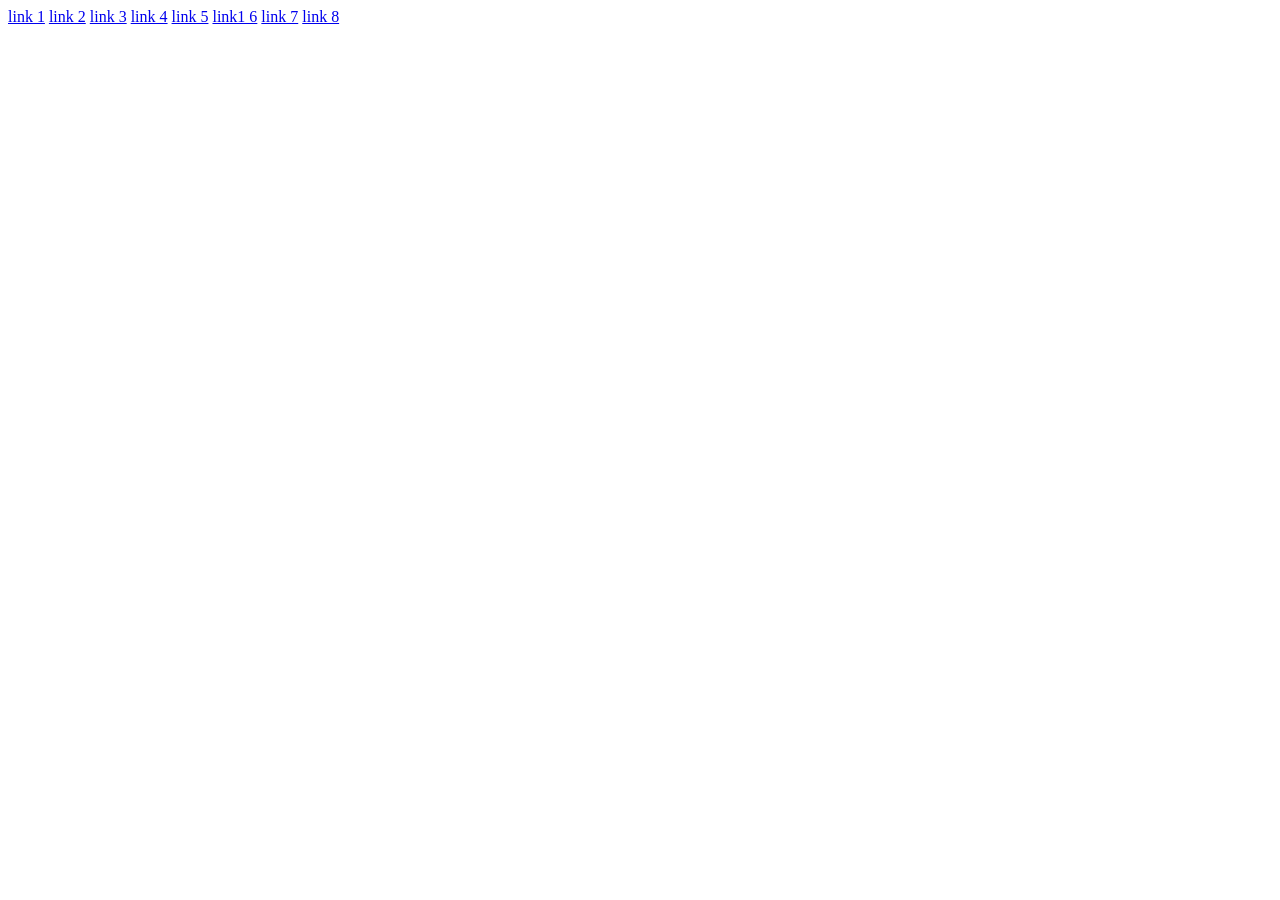
<file: index.html>
<!doctype html>
<html lang="en">
    <head>
        <meta charset="UTF-8" />
        <meta name="viewport" content="width=device-width, initial-scale=1.0" />
        <title>Document</title>
    </head>
    <body>
        <a href="opretron">link 1</a>
        <a href="rockstar">link 2</a>
        <a href="instaui">link 3</a>
        <a href="mannsalesco">link 4</a>
        <a href="opretron">link 5</a>
        <a href="coolsite">link1 6</a>
        <a href="responsive">link 7</a>
        <a href="boulevard">link 8</a>
    </body>
</html>
</file>
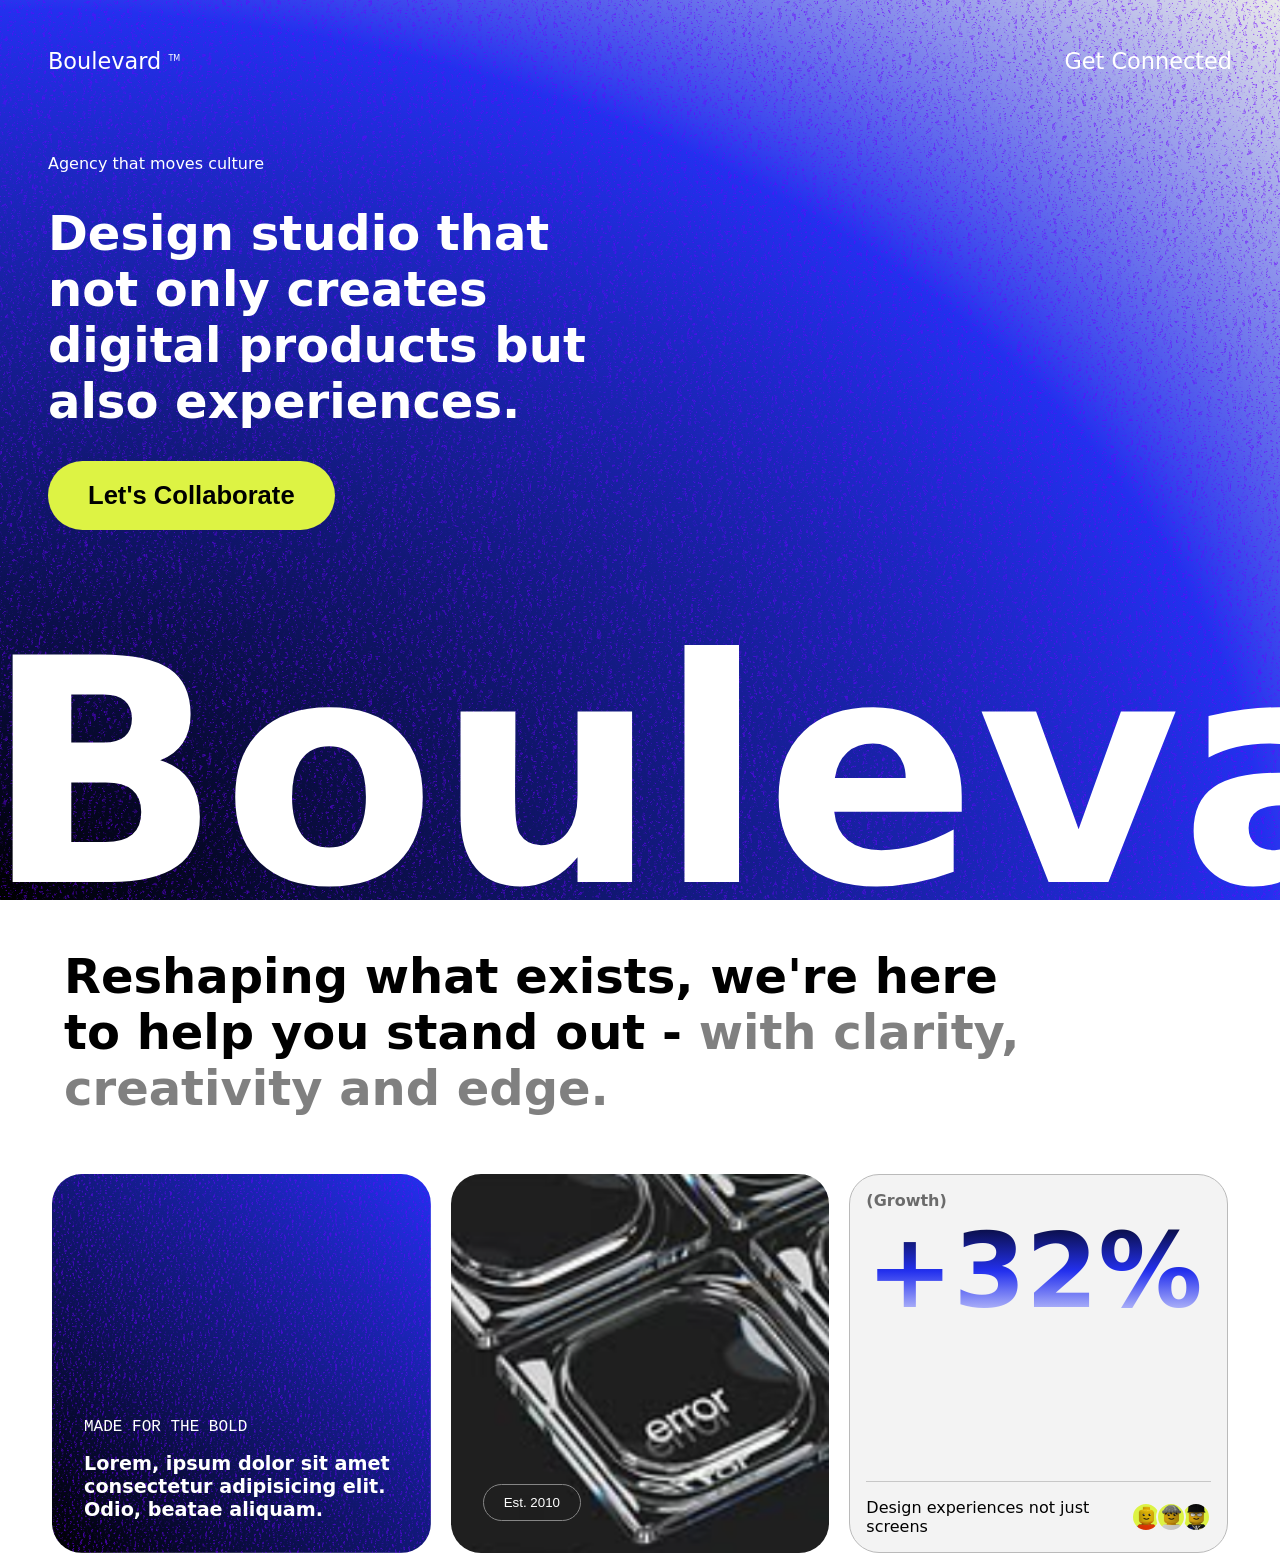
<file: boulevard/index.html>
<!doctype html>
<html lang="en">
    <head>
        <meta charset="UTF-8" />
        <meta name="viewport" content="width=device-width, initial-scale=1.0" />
        <title>Boulevard</title>
        <link rel="stylesheet" href="style.css" />
    </head>
    <body>
        <div class="hero">
            <nav>
                <div class="logo">Boulevard <sup>TM</sup></div>
                <div class="connect">Get Connected</div>
            </nav>

            <div class="hero-content">
                <div>
                    <p>Agency that moves culture</p>
                </div>

                <div>
                    <h1>
                        Design studio that not only creates digital products but
                        also experiences.
                    </h1>
                </div>
                <button>Let's Collaborate</button>
            </div>

            <div class="hero-bottom-text">Boulevard</div>
        </div>

        <div class="reshaping">
            <div>
                <h1>
                    Reshaping what exists, we're here to help you stand out -
                    <span>with clarity, creativity and edge.</span>
                </h1>
            </div>

            <div class="reshaping-divs">
                <div class="divss first">
                    <div class="bottom">
                        <div class="bold">
                            <p>MADE FOR THE BOLD</p>
                        </div>
                        <div class="non-bold">
                            <p>
                                Lorem, ipsum dolor sit amet consectetur
                                adipisicing elit. Odio, beatae aliquam.
                            </p>
                        </div>
                    </div>
                </div>
                <div class="divss second">
                    <button>Est. 2010</button>
                </div>
                <div class="divss third">
                    <div class="growth">
                        <div class="txt">(Growth)</div>
                        <div class="nums">+32%</div>
                    </div>
                    <div class="screens">
                        <div class="txt">
                            Design experiences not just screens
                        </div>
                        <div class="pfps">
                            <div class="users pfp-users1"></div>
                            <div class="users pfp-users2"></div>
                            <div class="users pfp-users3"></div>
                        </div>
                    </div>
                </div>
            </div>
        </div>
    </body>
</html>
</file>
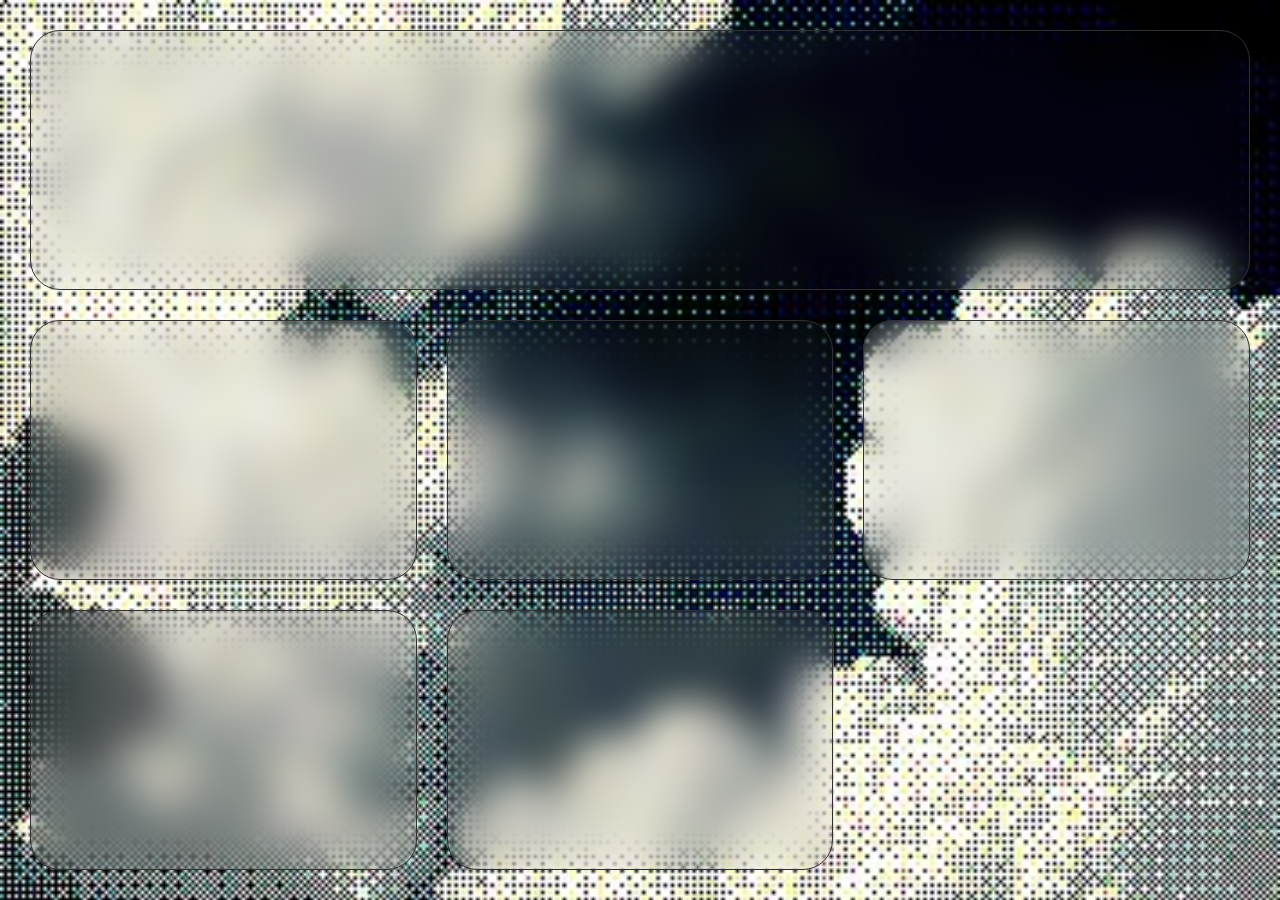
<file: grid/index.html>
<!doctype html>
<html lang="en">
    <head>
        <meta charset="UTF-8" />
        <meta name="viewport" content="width=device-width, initial-scale=1.0" />
        <title>Grid</title>
        <link rel="stylesheet" href="style.css" />
    </head>
    <body>
        <div class="grid">
            <div class="box box01"></div>
            <div class="box"></div>
            <div class="box"></div>
            <div class="box"></div>
            <div class="box"></div>
            <div class="box"></div>
        </div>
    </body>
</html>
</file>
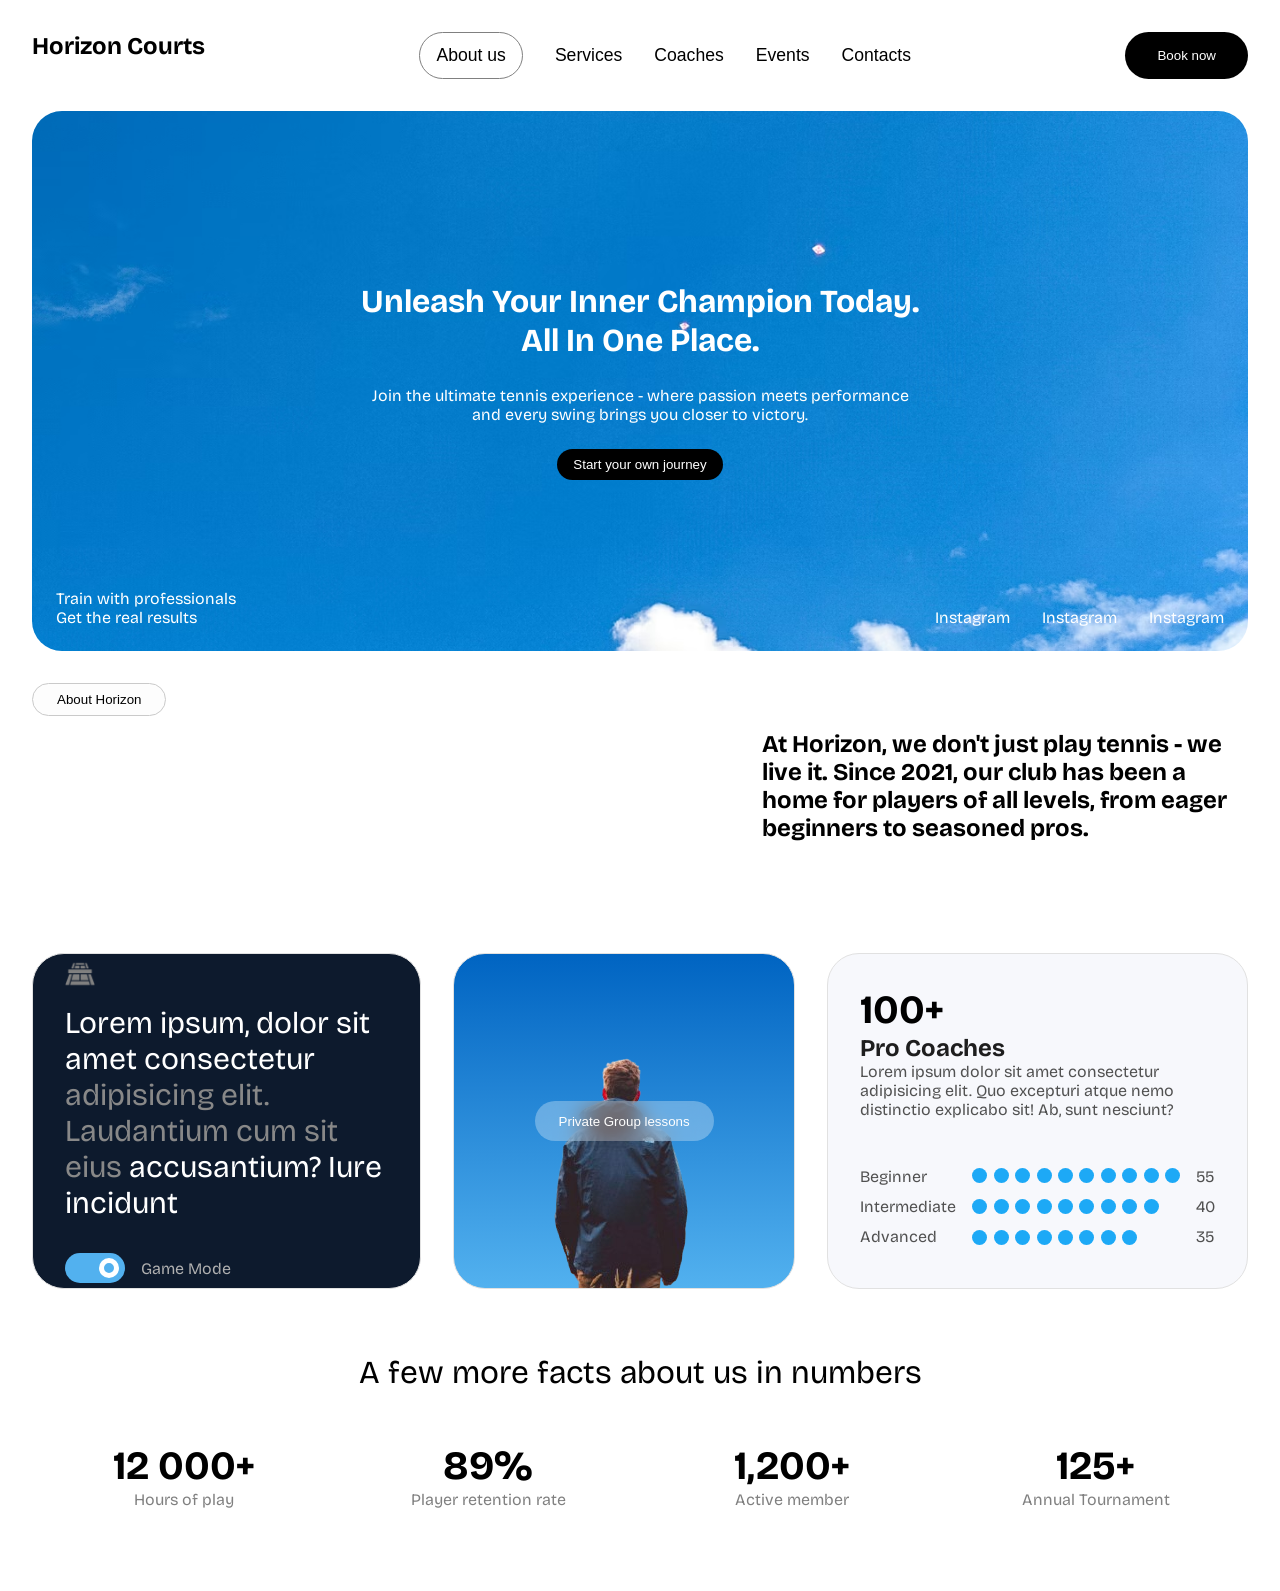
<file: horizon/index.html>
<!doctype html>
<html lang="en">
    <head>
        <meta charset="UTF-8" />
        <meta name="viewport" content="width=device-width, initial-scale=1.0" />
        <link rel="stylesheet" href="style.css" />
        <title>Document</title>
    </head>
    <body>
        <nav>
            <div class="logo">
                <h1>Horizon Courts</h1>
            </div>
            <div class="links">
                <button>About us</button>
                <button>Services</button>
                <button>Coaches</button>
                <button>Events</button>
                <button>Contacts</button>
            </div>
            <div>
                <button class="book">Book now</button>
            </div>
        </nav>

        <div class="hero">
            <div class="hero-c">
                <div class="unleash">
                    <h1>
                        <span>Unleash Your Inner Champion Today.</span>
                        <span>All In One Place.</span>
                    </h1>
                    <p>
                        <span
                            >Join the ultimate tennis experience - where passion
                            meets performance</span
                        >
                        <span
                            >and every swing brings you closer to victory.</span
                        >
                    </p>
                    <button>Start your own journey</button>
                </div>

                <div class="train">
                    <div class="t">
                        <span>Train with professionals</span>
                        <span>Get the real results</span>
                    </div>
                    <div>
                        <div></div>
                        <div></div>
                        <div></div>
                    </div>
                </div>
                <div class="socials">
                    <p>Instagram</p>
                    <p>Instagram</p>
                    <p>Instagram</p>
                </div>
            </div>
        </div>

        <div class="about">
            <button>About Horizon</button>
            <div class="about-t">
                <h2>
                    <span
                        >At Horizon, we don't just play tennis - we live it.
                        Since 2021,</span
                    >
                    <span
                        >our club has been a home for players of all levels,
                        from eager</span
                    >
                    <span>beginners to seasoned pros.</span>
                </h2>
            </div>
        </div>

        <div class="facts">
            <div class="game-mode">
                <img src="./court.png" alt="" />
                <p>
                    Lorem ipsum, dolor sit amet consectetur
                    <span>adipisicing elit. Laudantium cum sit eius</span>
                    accusantium? Iure incidunt
                </p>
                <div class="lower">
                    <div class="btn">
                        <div class="inner"></div>
                    </div>
                    <p>Game Mode</p>
                </div>
            </div>
            <div class="group-lessons">
                <img src="./image-removebg-preview(1).png" alt="" />
                <button>Private Group lessons</button>
            </div>
            <div class="pro-coaches">
                <div class="number">
                    <h1>100+</h1>
                    <h2>Pro Coaches</h2>
                    <p>
                        Lorem ipsum dolor sit amet consectetur adipisicing elit.
                        Quo excepturi atque nemo distinctio explicabo sit! Ab,
                        sunt nesciunt?
                    </p>
                    <div class="stat">
                        <div class="tag">
                            <p>Beginner</p>
                            <p>Intermediate</p>
                            <p>Advanced</p>
                        </div>
                        <div class="circ">
                            <div class="c">
                                <div></div>
                                <div></div>
                                <div></div>
                                <div></div>
                                <div></div>
                                <div></div>
                                <div></div>
                                <div></div>
                                <div></div>
                                <div></div>
                            </div>
                            <div class="c">
                                <div></div>
                                <div></div>
                                <div></div>
                                <div></div>
                                <div></div>
                                <div></div>
                                <div></div>
                                <div></div>
                                <div></div>
                            </div>
                            <div class="c">
                                <div></div>
                                <div></div>
                                <div></div>
                                <div></div>
                                <div></div>
                                <div></div>
                                <div></div>
                                <div></div>
                            </div>
                        </div>
                        <div class="nums">
                            <p>55</p>
                            <p>40</p>
                            <p>35</p>
                        </div>
                    </div>
                </div>
            </div>
        </div>
        <div class="more-facts">
            <div class="more">
                <div class="pp">A few more facts about us in numbers</div>
                <div class="more-div">
                    <div class="in-more">
                        <h1>12 000+</h1>
                        <p>Hours of play</p>
                    </div>
                    <div class="in-more">
                        <h1>89%</h1>
                        <p>Player retention rate</p>
                    </div>
                    <div class="in-more">
                        <h1>1,200+</h1>
                        <p>Active member</p>
                    </div>
                    <div class="in-more">
                        <h1>125+</h1>
                        <p>Annual Tournament</p>
                    </div>
                </div>
            </div>
        </div>
    </body>
</html>
</file>
<file: boulevard/style.css>
* {
    margin: 0;
    padding: 0;
    box-sizing: border-box;
}

html,
body {
    width: 100%;
    height: 100%;
    font-family:
        system-ui,
        -apple-system,
        BlinkMacSystemFont,
        "Segoe UI",
        Roboto,
        Oxygen,
        Ubuntu,
        Cantarell,
        "Open Sans",
        "Helvetica Neue",
        sans-serif;
}

.hero {
    padding: 1rem;
    background:
        url("./nnnoise2.svg"),
        radial-gradient(
            ellipse at bottom left,
            black,
            #2330ee 70%,
            rgb(233, 233, 233)
        );
    background-repeat: repeat;
    background-position: center;

    height: 100vh;
    width: 100vw;
    color: white;
    position: relative;
}

.hero button {
    background-color: #ddf344;
    border: none;
    padding: 10px 20px;
    border-radius: 50px;
}

.hero-content {
    display: flex;
    flex-direction: column;
    align-items: start;
    gap: 1rem;
    margin-top: 10rem;
}

nav {
    display: flex;
    justify-content: space-between;
}

sup {
    font-size: 0.5rem;
}
.hero-bottom-text {
    font-size: 5rem;
    position: absolute;
    font-weight: 600;
    bottom: 0;
    margin: -1rem;
}

.reshaping {
    /* min-height: 100vh; */
    margin: 3rem 1rem 1rem 1rem;
}

.reshaping div h1 span {
    color: grey;
}

.reshaping div h1 {
    font-size: 2.1rem;
}

.reshaping-divs {
    display: flex;
    justify-content: center;
    align-items: center;
    flex-direction: column;
}

.reshaping-divs .divss {
    width: calc(100vw - 1rem);
    height: calc(100vw - 1rem);
    margin: 10px;
    border-radius: 30px;
    /* background-color: red; */
}

.first {
    background:
        url("./nnnoise2.svg"), linear-gradient(to bottom left, #2330ee, black);
    background-repeat: repeat;
    background-size: cover;
    background-position: center;
    color: white;
    position: relative;
}

.first .bold {
    font-family: "Courier New", Courier, monospace;
}
.first .non-bold {
    font-weight: bold;
    font-size: 1.2rem;
}

.first .bottom {
    position: absolute;
    bottom: 0;
    margin: 2rem;
    display: flex;
    flex-direction: column;
    gap: 1rem;
}

.second {
    background: url(./second.png);
    background-repeat: no-repeat;
    background-size: cover;

    position: relative;
}

.second button {
    position: absolute;
    bottom: 0;
    margin: 2rem;
    background-color: transparent;
    border: 1px solid rgb(133, 133, 133);
    border-radius: 50px;
    color: white;
    padding: 10px 20px;
}

.third {
    display: flex;
    flex-direction: column;
    background-color: rgb(243, 243, 243);
    border: 1px solid rgb(186, 186, 186);
    padding: 1rem;

    display: flex;
    flex-direction: column;
    justify-content: space-between;

    .growth {
        font-weight: bold;
        color: rgb(107, 107, 107);
        .nums {
            font-size: 6.5rem;
            background: -webkit-linear-gradient(black, #2330ee, white);
            -webkit-background-clip: text;
            -webkit-text-fill-color: transparent;
        }
    }
}

.screens {
    border-top: 1px solid rgb(199, 199, 199);
    display: flex;
    flex-direction: row;
    justify-content: space-between;
    padding-top: 1rem;
    gap: 25px;
    align-items: center;
}

.pfps {
    display: grid;
    grid-template-areas: "overlap";
    margin-right: 25px;
}

.users {
    width: 30px;
    height: 30px;

    grid-area: overlap;
    /* background-color: ; */
    border-radius: 50px;
    border: 2px solid rgb(243, 243, 243);
}

.pfp-users1 {
    transform: translateX(-25px);
    background: url(./user1.png), #ddf344;
    background-size: contain;
    background-repeat: no-repeat;
    background-position: center;
}

.pfp-users2 {
    z-index: 1;
    background: url(./user2.png), #ddf344;
    background-size: contain;
    background-repeat: no-repeat;
    background-position: center;
}

.pfp-users3 {
    transform: translateX(25px);
    background: url(./user3.png), #ddf344;
    background-size: contain;
    background-repeat: no-repeat;
    background-position: center;
}

@media (width > 400px) {
    body {
        overflow-x: hidden;
    }
    .hero {
        padding: 3rem;
    }

    .hero-content {
        width: 50%;
        margin-top: 5rem;

        h1 {
            font-size: 3rem;
        }
    }

    nav {
        font-size: 1.4rem;
    }

    .hero-bottom-text {
        left: 0;
        right: 0;
        bottom: -40px;
        font-size: 19.5rem;
        text-align: center;
    }

    .reshaping-divs {
        flex-direction: row;
        justify-content: center;
        align-items: center;
    }

    .reshaping-divs .divss {
        width: calc(100vw / 3 - 3rem);
        height: calc(100vw / 3 - 3rem);
    }

    .reshaping div h1 {
        width: 80%;
        font-size: 3rem;
        margin: 3rem;
    }

    .hero-content {
        gap: 2rem;
    }
    .hero button {
        padding: 20px 40px;
        font-size: 1.6rem;
        font-weight: bold;
    }
}
</file>
<file: grid/style.css>
* {
    margin: 0;
    padding: 0;
    box-sizing: border-box;
}

html,
body {
    width: 100%;
    height: 100%;
}

.grid {
    padding: 30px;
    display: grid;
    grid-template-rows: repeat(3, 1fr);
    grid-template-columns: repeat(3, 1fr);
    background: url("./image1.png");
    background-repeat: no-repeat;
    background-size: cover;
    height: 100vh;
    width: 100vw;
    gap: 30px;
}

.box {
    border-radius: 30px;
    height: 100%;
    width: 100%;
    backdrop-filter: blur(20px);
    border: 1px solid rgb(49, 49, 49);
    /* background-color: rgb(202, 202, 202); */
}

.box01 {
    grid-column: 1/-1;
}
</file>
<file: horizon/style.css>
* {
    margin: 0;
    padding: 0;
    box-sizing: border-box;
}

html,
body {
    font-family: "inter";
    width: 100%;
    height: 100%;
}

@font-face {
    font-family: "inter";
    src: url("./BricolageGrotesque-VariableFont_opsz\,wdth\,wght.ttf");
}
nav {
    display: flex;
    justify-content: space-between;
    padding: 2rem;
}
.logo {
}

nav .links {
    display: flex;
    gap: 2rem;
}

nav .links button {
    font-size: 1.1rem;
}

nav .links button:nth-child(1) {
    border: 1px solid grey;
    padding: 0.5rem 1rem;
    border-radius: 50px;
}

nav button {
    border: none;
    background-color: white;
}

.book {
    background-color: black;
    border-radius: 50px;
    padding: 1rem 2rem;
    color: white;
}

.hero {
    width: 100%;
    background-color: white;
    padding: 0 2rem 0 2rem;
    height: 60%;
}

.hero-c {
    border-radius: 30px;
    width: 100%;
    height: 100%;
    background-position: center;
    background-repeat: no-repeat;
    background-size: cover;
    display: flex;
    justify-content: center;
    align-items: center;
    background-image: url("./photo-1693730071470-4aac6c29a1e5.avif");
}

.hero-c {
    color: white;
    display: flex;
    justify-content: center;
    align-items: center;
    position: relative;
    flex-direction: column;
    gap: 2rem;
}

.unleash h1 {
    justify-content: center;
    align-items: center;
    display: flex;
    flex-direction: column;
}
.unleash p {
    justify-content: center;
    align-items: center;
    display: flex;
    flex-direction: column;
}
.unleash {
    gap: 1.6rem;
    justify-content: center;
    align-items: center;
    display: flex;
    flex-direction: column;
}

.unleash button {
    background-color: black;
    border-radius: 50px;
    padding: 0.5rem 1rem;
    border: none;
    color: white;
}

.train {
    position: absolute;
    bottom: 0;
    left: 0;
    padding: 1.5rem;
    display: flex;
    justify-content: center;
}

.train .t {
    display: flex;
    flex-direction: column;
}

.socials {
    position: absolute;
    bottom: 0;
    right: 0;
    display: flex;
    padding: 1.5rem;
    gap: 2rem;
}

.about {
    width: 100%;
    height: 30%;
    padding: 2rem;
    display: flex;
    justify-content: space-between;
    align-items: center;
}

.about button {
    align-self: self-start;
    background-color: rgb(253, 253, 253);
    border: 0.5px solid rgb(202, 202, 202);
    padding: 0.5rem 1.5rem;
    border-radius: 50px;
}

.about .about-t {
    display: flex;
    width: 40%;
    align-items: center;
}

.facts {
    width: 100%;
    height: 400px;
    display: flex;
    justify-content: center;
    padding: 2rem;
    gap: 2rem;
}

.game-mode,
.group-lessons,
.pro-coaches {
    border-radius: 2rem;
    border: 1px solid rgb(225, 225, 225);
    width: 100%;
}

.game-mode {
    display: flex;
    justify-content: center;
    align-items: center;
    color: white;
    font-size: 1.9rem;
    padding: 2rem;
    background-color: #0d1a2d;
}

.game-mode span {
    color: rgb(136, 136, 136);
}

.group-lessons {
    display: flex;
    justify-content: center;
    align-items: center;
    background: linear-gradient(#0064c2, #52b1ef);
}

.group-lessons button {
    background-color: rgba(255, 255, 255, 0.3);
    backdrop-filter: blur(10px);
    -webkit-backdrop-filter: blur(10px);
    border: none;
    color: white;
    border-radius: 40px;
    padding: 0.8rem 1.5rem;
}

.pro-coaches {
    padding: 2rem;
    background-color: #f7f8fc;
}

.pro-coaches h1 {
    font-size: 2.5rem;
}

.pro-coaches h2 {
    color: rgb(30, 30, 30);
}

.pro-coaches p {
    color: rgb(81, 81, 81);
}

.stat {
    gap: 1rem;
    padding-top: 3rem;
    display: flex;
    flex-direction: row;
    justify-content: space-between;
}

.game-mode {
    display: flex;
    flex-direction: column;
    align-items: start;
}

.game-mode img {
    margin-bottom: 1rem;
    filter: contrast(0);
    width: 30px;
}
.lower {
    display: flex;
    padding-top: 2rem;
    columns: rgb(77, 77, 77);
    align-items: center;
    gap: 1rem;
}

.lower p {
    display: flex;
    color: rgb(176, 176, 176);
    font-size: 0.8rem;
    display: flex;
    font-size: 1rem;
}

.btn {
    background-color: #52b1ef;
    height: 30px;
    width: 60px;
    border-radius: 50px;
    display: flex;
    align-items: center;
    justify-content: end;
    padding-right: 6px;
}

.inner {
    width: 20px;
    height: 20px;
    background-color: #52b1ef;
    border: 5px solid white;
    border-radius: 50px;
}

.tag {
    display: flex;
    flex-direction: column;
    gap: 0.7rem;
    justify-content: start;
}

.circ {
    display: flex;
    justify-content: center;
    flex-direction: column;
    gap: 1rem;
}

.c {
    display: flex;
    gap: 0.4rem;
}
.c div {
    background-color: #1da9f6;
    height: 15px;
    width: 15px;
    border-radius: 50%;
}

.nums {
    display: flex;
    justify-content: center;
    flex-direction: column;
    gap: 0.7rem;
}

.more-facts {
    width: 100%;
    height: 30%;
    display: flex;
    padding: 2rem;
}

.more {
    display: flex;
    width: 100%;
    align-items: center;
    justify-content: center;
    flex-direction: column;
}

.pp {
    font-size: 2rem;
}

.more-div {
    display: flex;
    justify-content: center;
    flex-direction: row;
    width: 100%;
    height: 400px;
}

.in-more {
    width: 100%;
    height: 100%;
    display: flex;
    justify-content: center;
    flex-direction: column;
    align-items: center;
}

.group-lessons {
    overflow: hidden;
    position: relative;
}

.group-lessons img {
    /* z-index: -1; */
    position: absolute;
    top: -20px;
}

.in-more h1 {
    font-size: 2.5rem;
}

.in-more p {
    color: gray;
}
</file>
